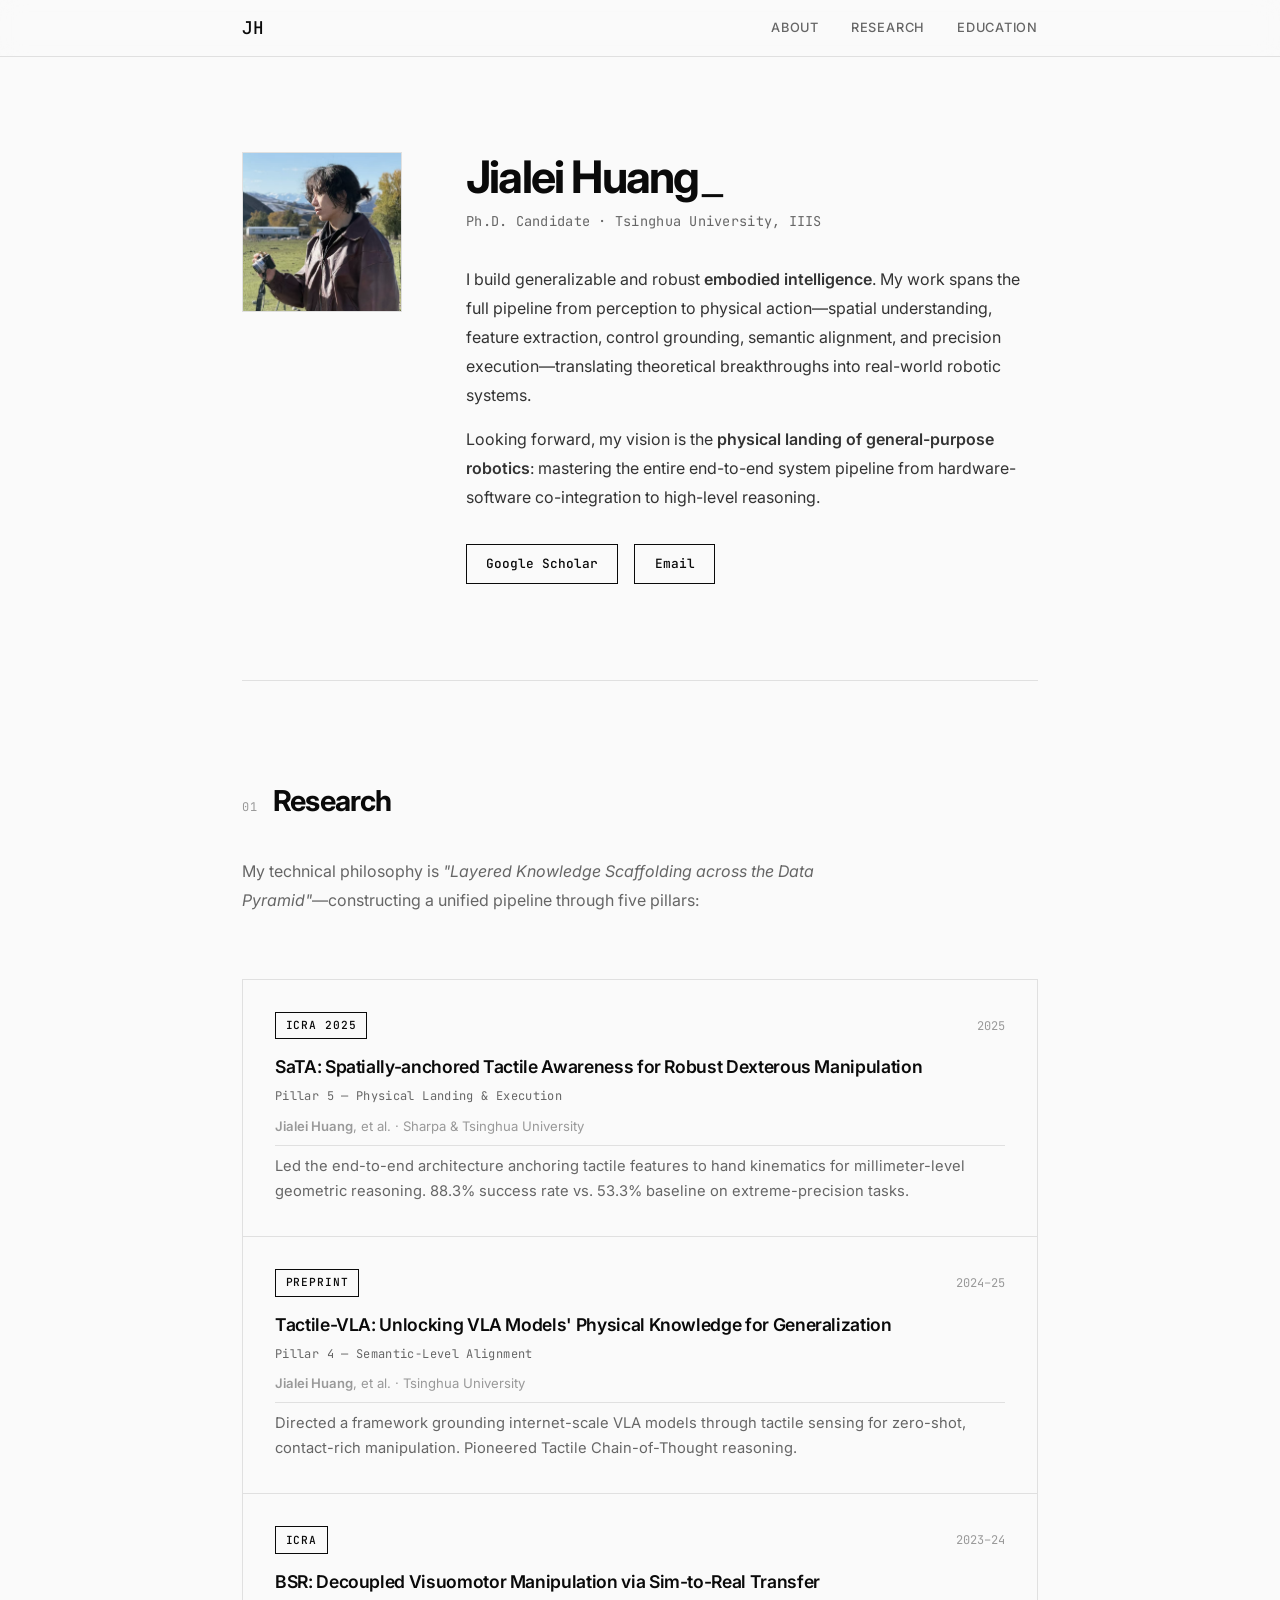
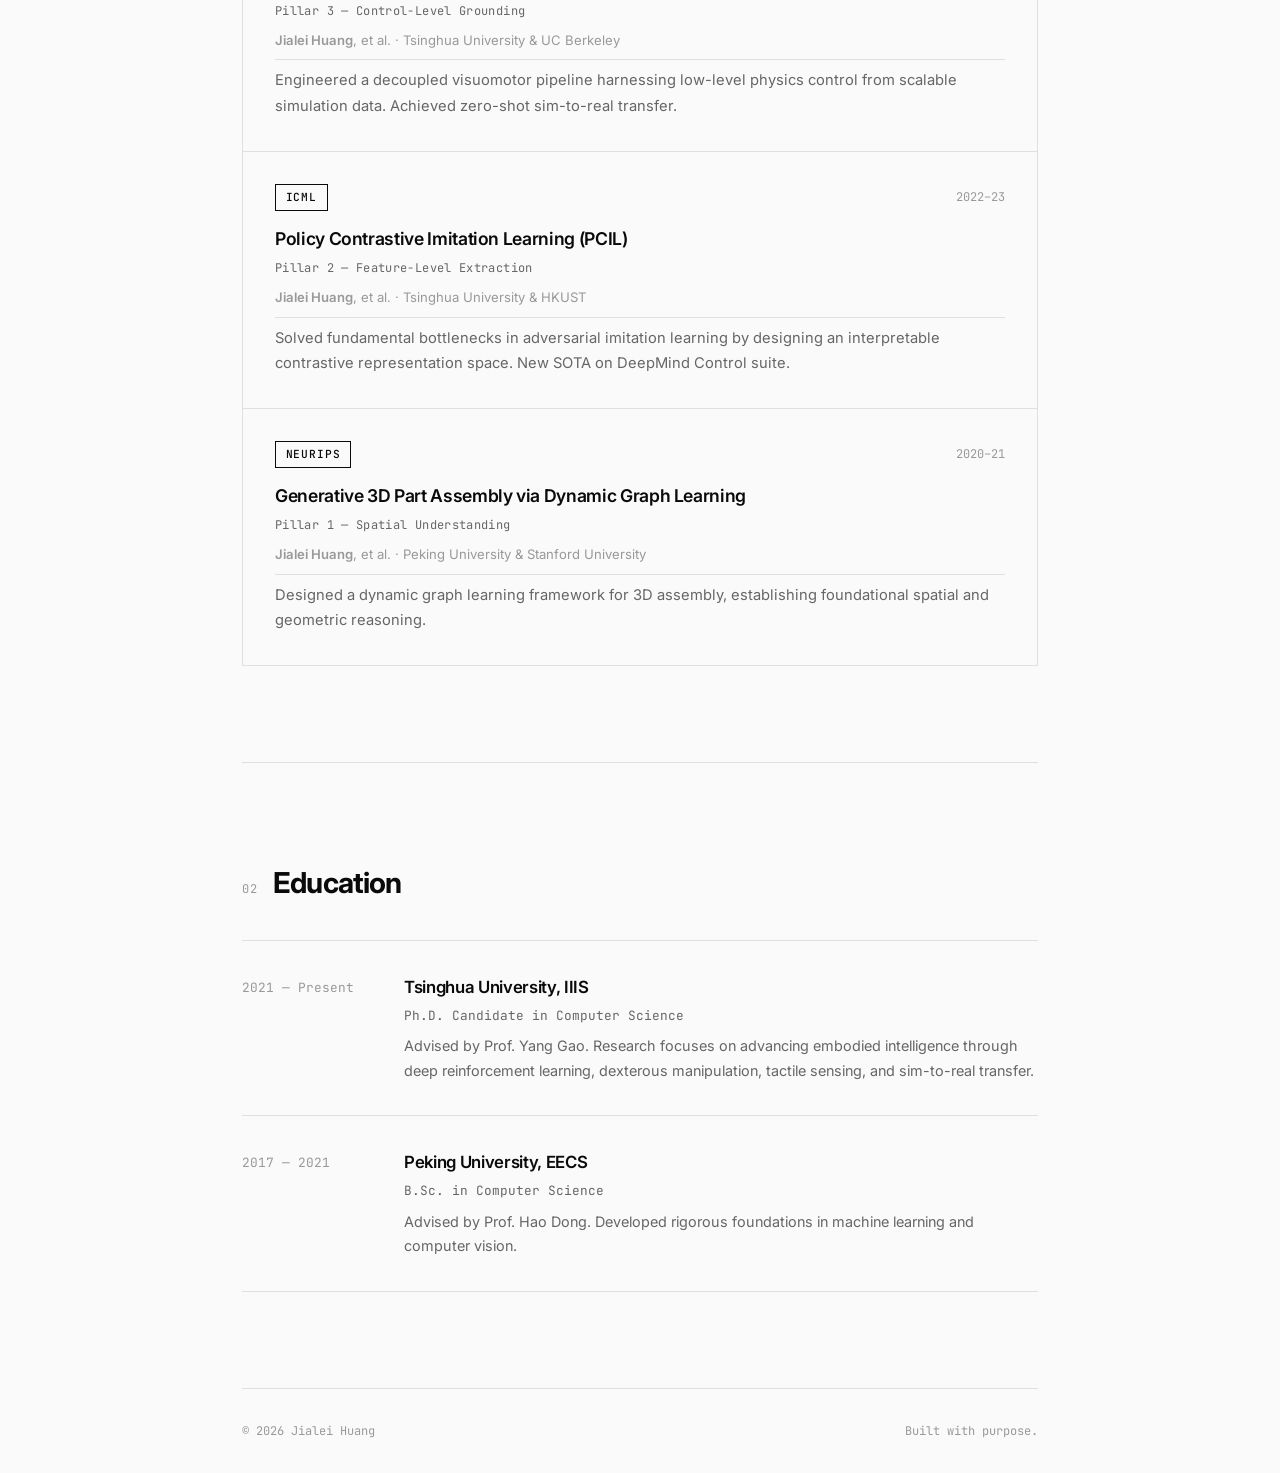
<file: index.html>
<!DOCTYPE html>
<html lang="en">
<head>
  <meta charset="UTF-8">
  <meta name="viewport" content="width=device-width, initial-scale=1.0">
  <title>Jialei Huang</title>
  <link rel="stylesheet" href="style.css">
  <link rel="preconnect" href="https://fonts.googleapis.com">
  <link rel="preconnect" href="https://fonts.gstatic.com" crossorigin>
  <link href="https://fonts.googleapis.com/css2?family=Inter:wght@300;400;500;600;700&family=JetBrains+Mono:wght@400;500&display=swap" rel="stylesheet">
</head>
<body>

  <nav class="nav">
    <div class="nav-inner">
      <a href="#" class="nav-name">JH</a>
      <div class="nav-links">
        <a href="#about">About</a>
        <a href="#research">Research</a>
        <a href="#education">Education</a>
      </div>
    </div>
  </nav>

  <main>

    <!-- Hero -->
    <section class="hero" id="about">
      <div class="hero-content">
        <div class="hero-photo">
          <img src="photo.jpg" alt="Jialei Huang">
        </div>
        <div class="hero-text">
          <h1>Jialei Huang<span class="cursor-blink">_</span></h1>
          <p class="tagline">Ph.D. Candidate &middot; Tsinghua University, IIIS</p>
          <p class="bio">
            I build generalizable and robust <strong>embodied intelligence</strong>. My work spans the full pipeline from perception to physical action&mdash;spatial understanding, feature extraction, control grounding, semantic alignment, and precision execution&mdash;translating theoretical breakthroughs into real-world robotic systems.
          </p>
          <p class="bio">
            Looking forward, my vision is the <strong>physical landing of general-purpose robotics</strong>: mastering the entire end-to-end system pipeline from hardware-software co-integration to high-level reasoning.
          </p>
          <div class="hero-links">
            <a href="https://scholar.google.com/citations?user=QpmcFjoAAAAJ&hl=en" target="_blank" rel="noopener">Google Scholar</a>
            <a href="mailto:huangjl21@mails.tsinghua.edu.cn">Email</a>
          </div>
        </div>
      </div>
    </section>

    <!-- Research -->
    <section class="section" id="research">
      <div class="section-header">
        <span class="section-number">01</span>
        <h2>Research</h2>
      </div>
      <p class="section-intro">
        My technical philosophy is <em>"Layered Knowledge Scaffolding across the Data Pyramid"</em>&mdash;constructing a unified pipeline through five pillars:
      </p>

      <div class="research-grid">

        <a href="https://arxiv.org/abs/2510.14647" target="_blank" rel="noopener" class="research-card">
          <div class="card-meta">
            <span class="card-tag">ICRA 2025</span>
            <span class="card-year">2025</span>
          </div>
          <h3>SaTA: Spatially-anchored Tactile Awareness for Robust Dexterous Manipulation</h3>
          <p class="card-pillar">Pillar 5 &mdash; Physical Landing &amp; Execution</p>
          <p class="card-authors"><strong>Jialei Huang</strong>, et al. &middot; Sharpa &amp; Tsinghua University</p>
          <p>Led the end-to-end architecture anchoring tactile features to hand kinematics for millimeter-level geometric reasoning. 88.3% success rate vs. 53.3% baseline on extreme-precision tasks.</p>
        </a>

        <a href="https://arxiv.org/abs/2507.09160" target="_blank" rel="noopener" class="research-card">
          <div class="card-meta">
            <span class="card-tag">Preprint</span>
            <span class="card-year">2024&ndash;25</span>
          </div>
          <h3>Tactile-VLA: Unlocking VLA Models' Physical Knowledge for Generalization</h3>
          <p class="card-pillar">Pillar 4 &mdash; Semantic-Level Alignment</p>
          <p class="card-authors"><strong>Jialei Huang</strong>, et al. &middot; Tsinghua University</p>
          <p>Directed a framework grounding internet-scale VLA models through tactile sensing for zero-shot, contact-rich manipulation. Pioneered Tactile Chain-of-Thought reasoning.</p>
        </a>

        <a href="https://arxiv.org/abs/2509.25747" target="_blank" rel="noopener" class="research-card">
          <div class="card-meta">
            <span class="card-tag">ICRA</span>
            <span class="card-year">2023&ndash;24</span>
          </div>
          <h3>BSR: Decoupled Visuomotor Manipulation via Sim-to-Real Transfer</h3>
          <p class="card-pillar">Pillar 3 &mdash; Control-Level Grounding</p>
          <p class="card-authors"><strong>Jialei Huang</strong>, et al. &middot; Tsinghua University &amp; UC Berkeley</p>
          <p>Engineered a decoupled visuomotor pipeline harnessing low-level physics control from scalable simulation data. Achieved zero-shot sim-to-real transfer.</p>
        </a>

        <a href="https://arxiv.org/abs/2307.02829" target="_blank" rel="noopener" class="research-card">
          <div class="card-meta">
            <span class="card-tag">ICML</span>
            <span class="card-year">2022&ndash;23</span>
          </div>
          <h3>Policy Contrastive Imitation Learning (PCIL)</h3>
          <p class="card-pillar">Pillar 2 &mdash; Feature-Level Extraction</p>
          <p class="card-authors"><strong>Jialei Huang</strong>, et al. &middot; Tsinghua University &amp; HKUST</p>
          <p>Solved fundamental bottlenecks in adversarial imitation learning by designing an interpretable contrastive representation space. New SOTA on DeepMind Control suite.</p>
        </a>

        <a href="https://arxiv.org/abs/2006.07793" target="_blank" rel="noopener" class="research-card">
          <div class="card-meta">
            <span class="card-tag">NeurIPS</span>
            <span class="card-year">2020&ndash;21</span>
          </div>
          <h3>Generative 3D Part Assembly via Dynamic Graph Learning</h3>
          <p class="card-pillar">Pillar 1 &mdash; Spatial Understanding</p>
          <p class="card-authors"><strong>Jialei Huang</strong>, et al. &middot; Peking University &amp; Stanford University</p>
          <p>Designed a dynamic graph learning framework for 3D assembly, establishing foundational spatial and geometric reasoning.</p>
        </a>

      </div>
    </section>

    <!-- Education -->
    <section class="section" id="education">
      <div class="section-header">
        <span class="section-number">02</span>
        <h2>Education</h2>
      </div>

      <div class="edu-list">
        <div class="edu-item">
          <div class="edu-period">2021 &mdash; Present</div>
          <div class="edu-info">
            <h3>Tsinghua University, IIIS</h3>
            <p class="edu-degree">Ph.D. Candidate in Computer Science</p>
            <p>Advised by Prof. Yang Gao. Research focuses on advancing embodied intelligence through deep reinforcement learning, dexterous manipulation, tactile sensing, and sim-to-real transfer.</p>
          </div>
        </div>

        <div class="edu-item">
          <div class="edu-period">2017 &mdash; 2021</div>
          <div class="edu-info">
            <h3>Peking University, EECS</h3>
            <p class="edu-degree">B.Sc. in Computer Science</p>
            <p>Advised by Prof. Hao Dong. Developed rigorous foundations in machine learning and computer vision.</p>
          </div>
        </div>
      </div>
    </section>

  </main>

  <footer class="footer">
    <div class="footer-inner">
      <span>&copy; 2026 Jialei Huang</span>
      <span>Built with purpose.</span>
    </div>
  </footer>

</body>
</html>
</file>
<file: style.css>
/* ========================================
   RESET & BASE
   ======================================== */

*, *::before, *::after {
  margin: 0;
  padding: 0;
  box-sizing: border-box;
}

:root {
  --black: #0a0a0a;
  --white: #fafafa;
  --gray-100: #f0f0f0;
  --gray-200: #e0e0e0;
  --gray-400: #999;
  --gray-600: #666;
  --gray-800: #333;
  --font-sans: 'Inter', -apple-system, BlinkMacSystemFont, 'Segoe UI', sans-serif;
  --font-mono: 'JetBrains Mono', 'SF Mono', 'Fira Code', monospace;
  --max-width: 860px;
  --space-xs: 0.5rem;
  --space-sm: 1rem;
  --space-md: 2rem;
  --space-lg: 4rem;
  --space-xl: 6rem;
}

html {
  font-size: 16px;
  scroll-behavior: smooth;
  -webkit-font-smoothing: antialiased;
  -moz-osx-font-smoothing: grayscale;
}

body {
  font-family: var(--font-sans);
  color: var(--black);
  background: var(--white);
  line-height: 1.7;
  font-weight: 400;
}

a {
  color: inherit;
  text-decoration: none;
}

strong {
  font-weight: 600;
}

em {
  font-style: italic;
}

::selection {
  background: var(--black);
  color: var(--white);
}

/* ========================================
   NAV
   ======================================== */

.nav {
  position: fixed;
  top: 0;
  left: 0;
  right: 0;
  z-index: 100;
  background: rgba(250, 250, 250, 0.85);
  backdrop-filter: blur(12px);
  -webkit-backdrop-filter: blur(12px);
  border-bottom: 1px solid var(--gray-200);
}

.nav-inner {
  max-width: var(--max-width);
  margin: 0 auto;
  padding: 0 var(--space-md);
  height: 56px;
  display: flex;
  align-items: center;
  justify-content: space-between;
}

.nav-name {
  font-family: var(--font-mono);
  font-weight: 500;
  font-size: 1.1rem;
  letter-spacing: -0.02em;
}

.nav-links {
  display: flex;
  gap: var(--space-md);
}

.nav-links a {
  font-size: 0.8rem;
  font-weight: 500;
  letter-spacing: 0.06em;
  text-transform: uppercase;
  color: var(--gray-600);
  transition: color 0.2s;
}

.nav-links a:hover {
  color: var(--black);
}

/* ========================================
   MAIN
   ======================================== */

main {
  max-width: var(--max-width);
  margin: 0 auto;
  padding: 0 var(--space-md);
}

/* ========================================
   HERO
   ======================================== */

.hero {
  padding-top: calc(56px + var(--space-xl));
  padding-bottom: var(--space-xl);
  border-bottom: 1px solid var(--gray-200);
}

.hero-content {
  display: flex;
  gap: var(--space-lg);
  align-items: flex-start;
}

.hero-photo {
  flex-shrink: 0;
  width: 160px;
  height: 160px;
  overflow: hidden;
  border: 1px solid var(--gray-200);
}

.hero-photo img {
  width: 100%;
  height: 100%;
  object-fit: cover;
  filter: grayscale(20%);
  transition: filter 0.3s;
}

.hero-photo:hover img {
  filter: grayscale(0%);
}

.hero-text {
  flex: 1;
  min-width: 0;
}

.hero h1 {
  font-size: 2.8rem;
  font-weight: 700;
  letter-spacing: -0.04em;
  line-height: 1.1;
  margin-bottom: var(--space-xs);
}

.cursor-blink {
  font-family: var(--font-mono);
  font-weight: 300;
  animation: blink 1s step-end infinite;
}

@keyframes blink {
  50% { opacity: 0; }
}

.tagline {
  font-family: var(--font-mono);
  font-size: 0.85rem;
  color: var(--gray-600);
  letter-spacing: 0.02em;
  margin-bottom: var(--space-md);
}

.bio {
  font-size: 1rem;
  line-height: 1.8;
  color: var(--gray-800);
  margin-bottom: var(--space-sm);
}

.hero-links {
  margin-top: var(--space-md);
  display: flex;
  gap: var(--space-sm);
}

.hero-links a {
  font-family: var(--font-mono);
  font-size: 0.8rem;
  font-weight: 500;
  padding: 0.5rem 1.2rem;
  border: 1.5px solid var(--black);
  transition: all 0.2s;
}

.hero-links a:hover {
  background: var(--black);
  color: var(--white);
}

/* ========================================
   SECTIONS
   ======================================== */

.section {
  padding: var(--space-xl) 0;
  border-bottom: 1px solid var(--gray-200);
}

.section-header {
  display: flex;
  align-items: baseline;
  gap: var(--space-sm);
  margin-bottom: var(--space-md);
}

.section-number {
  font-family: var(--font-mono);
  font-size: 0.75rem;
  color: var(--gray-400);
  letter-spacing: 0.05em;
}

.section-header h2 {
  font-size: 1.8rem;
  font-weight: 700;
  letter-spacing: -0.03em;
}

.section-intro {
  font-size: 1rem;
  color: var(--gray-600);
  max-width: 600px;
  margin-bottom: var(--space-lg);
  line-height: 1.8;
}

/* ========================================
   RESEARCH CARDS
   ======================================== */

.research-grid {
  display: grid;
  grid-template-columns: 1fr;
  gap: 1px;
  background: var(--gray-200);
  border: 1px solid var(--gray-200);
}

a.research-card {
  display: block;
  background: var(--white);
  padding: var(--space-md);
  transition: background 0.2s, padding-left 0.2s;
  cursor: pointer;
}

a.research-card:hover {
  background: var(--gray-100);
  padding-left: calc(var(--space-md) + 0.5rem);
}

.card-meta {
  display: flex;
  justify-content: space-between;
  align-items: center;
  margin-bottom: var(--space-sm);
}

.card-tag {
  font-family: var(--font-mono);
  font-size: 0.7rem;
  font-weight: 500;
  letter-spacing: 0.08em;
  text-transform: uppercase;
  padding: 0.2rem 0.6rem;
  border: 1px solid var(--black);
}

.card-year {
  font-family: var(--font-mono);
  font-size: 0.75rem;
  color: var(--gray-400);
}

.research-card h3 {
  font-size: 1.1rem;
  font-weight: 600;
  letter-spacing: -0.02em;
  line-height: 1.4;
  margin-bottom: 0.4rem;
}

.card-pillar {
  font-family: var(--font-mono);
  font-size: 0.75rem;
  color: var(--gray-600);
  letter-spacing: 0.03em;
  margin-bottom: var(--space-xs);
}

.card-authors {
  font-size: 0.82rem;
  color: var(--gray-400);
  margin-bottom: var(--space-xs);
  padding-bottom: var(--space-xs);
  border-bottom: 1px solid var(--gray-200);
}

.research-card > p:last-child {
  font-size: 0.92rem;
  color: var(--gray-600);
  line-height: 1.7;
}

/* ========================================
   EDUCATION
   ======================================== */

.edu-list {
  display: flex;
  flex-direction: column;
}

.edu-item {
  display: flex;
  gap: var(--space-md);
  padding: var(--space-md) 0;
  border-bottom: 1px solid var(--gray-200);
}

.edu-item:first-child {
  border-top: 1px solid var(--gray-200);
}

.edu-period {
  font-family: var(--font-mono);
  font-size: 0.8rem;
  color: var(--gray-400);
  min-width: 130px;
  padding-top: 0.25rem;
  white-space: nowrap;
}

.edu-info h3 {
  font-size: 1.05rem;
  font-weight: 600;
  letter-spacing: -0.02em;
  margin-bottom: 0.2rem;
}

.edu-degree {
  font-family: var(--font-mono);
  font-size: 0.8rem;
  color: var(--gray-600);
  margin-bottom: 0.5rem;
}

.edu-info > p:last-child {
  font-size: 0.9rem;
  color: var(--gray-600);
  line-height: 1.7;
}

/* ========================================
   FOOTER
   ======================================== */

.footer {
  max-width: var(--max-width);
  margin: 0 auto;
  padding: var(--space-md);
}

.footer-inner {
  display: flex;
  justify-content: space-between;
  font-family: var(--font-mono);
  font-size: 0.75rem;
  color: var(--gray-400);
}

/* ========================================
   RESPONSIVE
   ======================================== */

@media (max-width: 640px) {
  :root {
    --space-xl: 3.5rem;
    --space-lg: 2.5rem;
  }

  .hero-content {
    flex-direction: column;
    gap: var(--space-md);
  }

  .hero-photo {
    width: 120px;
    height: 120px;
  }

  .hero h1 {
    font-size: 2rem;
  }

  .nav-links {
    gap: var(--space-sm);
  }

  .nav-links a {
    font-size: 0.7rem;
  }

  .edu-item {
    flex-direction: column;
    gap: 0.25rem;
  }

  .edu-period {
    min-width: auto;
  }

  .hero-links {
    flex-wrap: wrap;
  }

  .section-header h2 {
    font-size: 1.4rem;
  }
}
</file>
